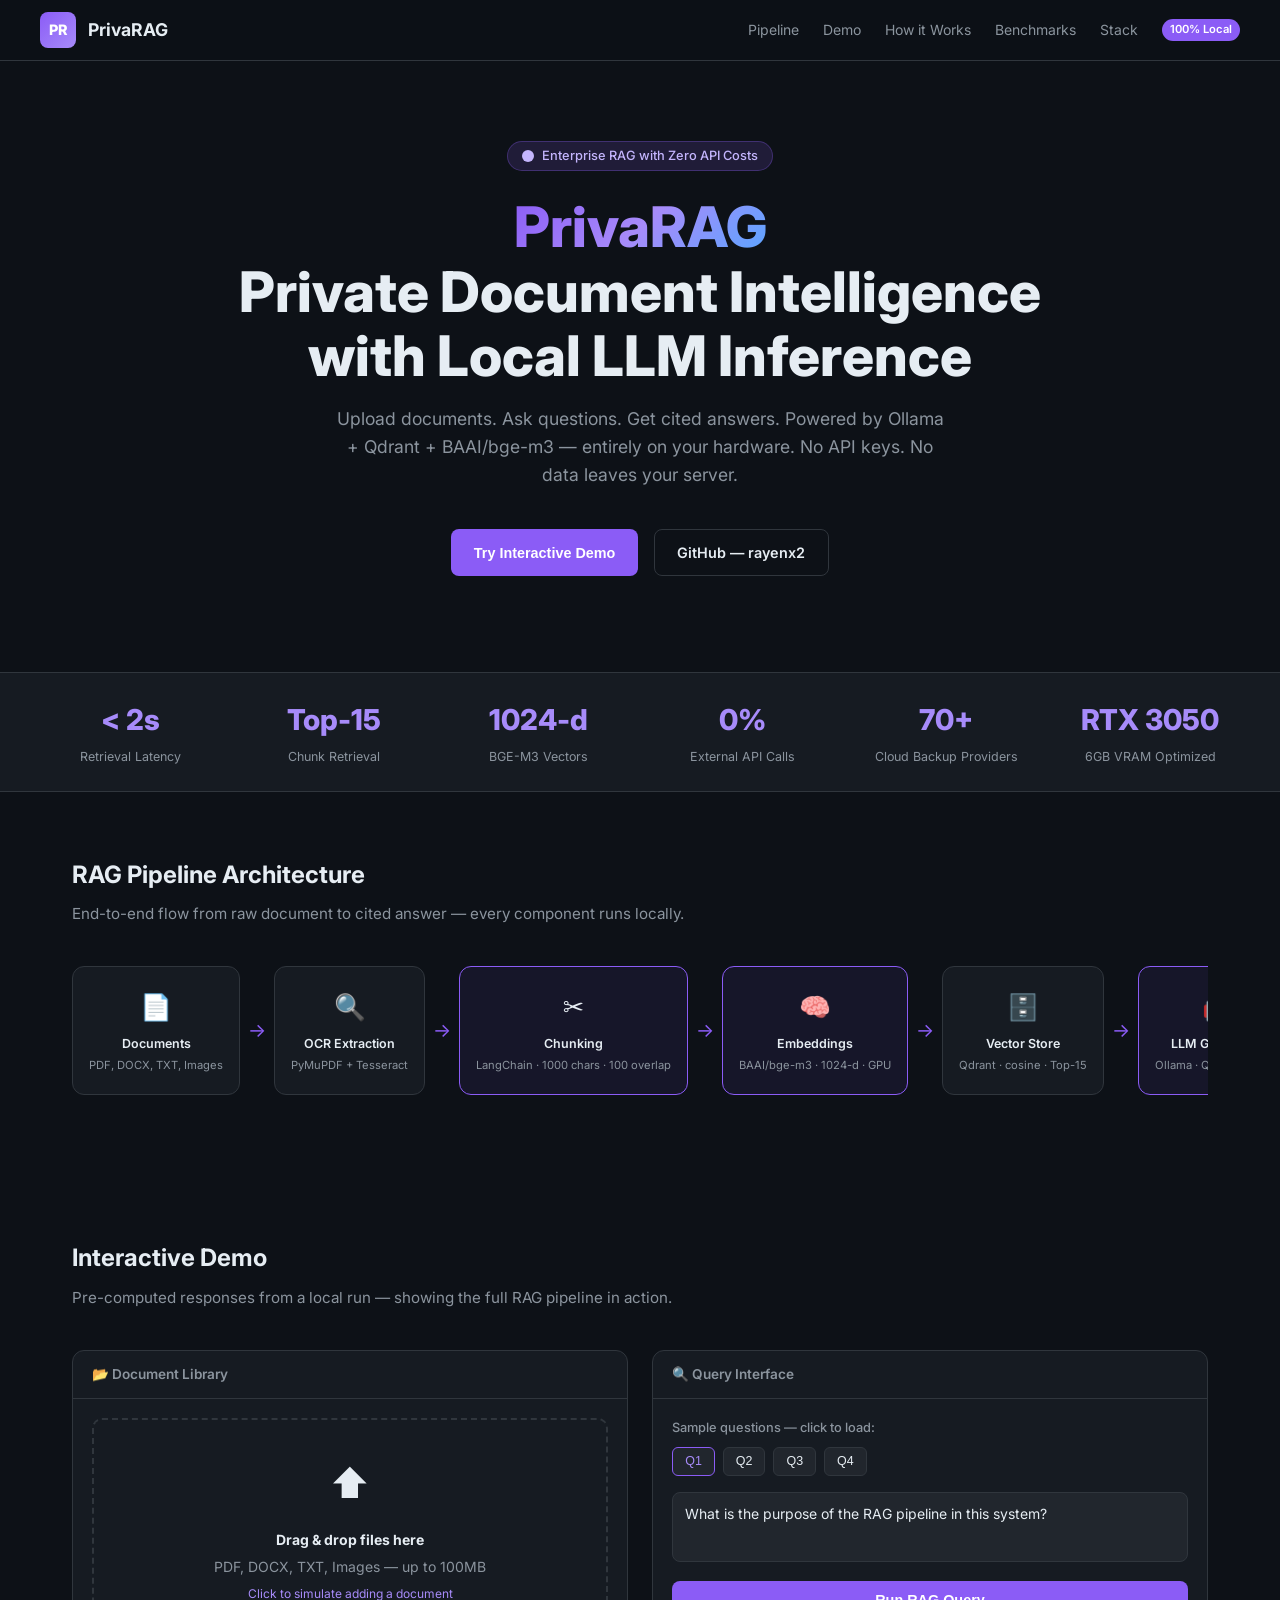
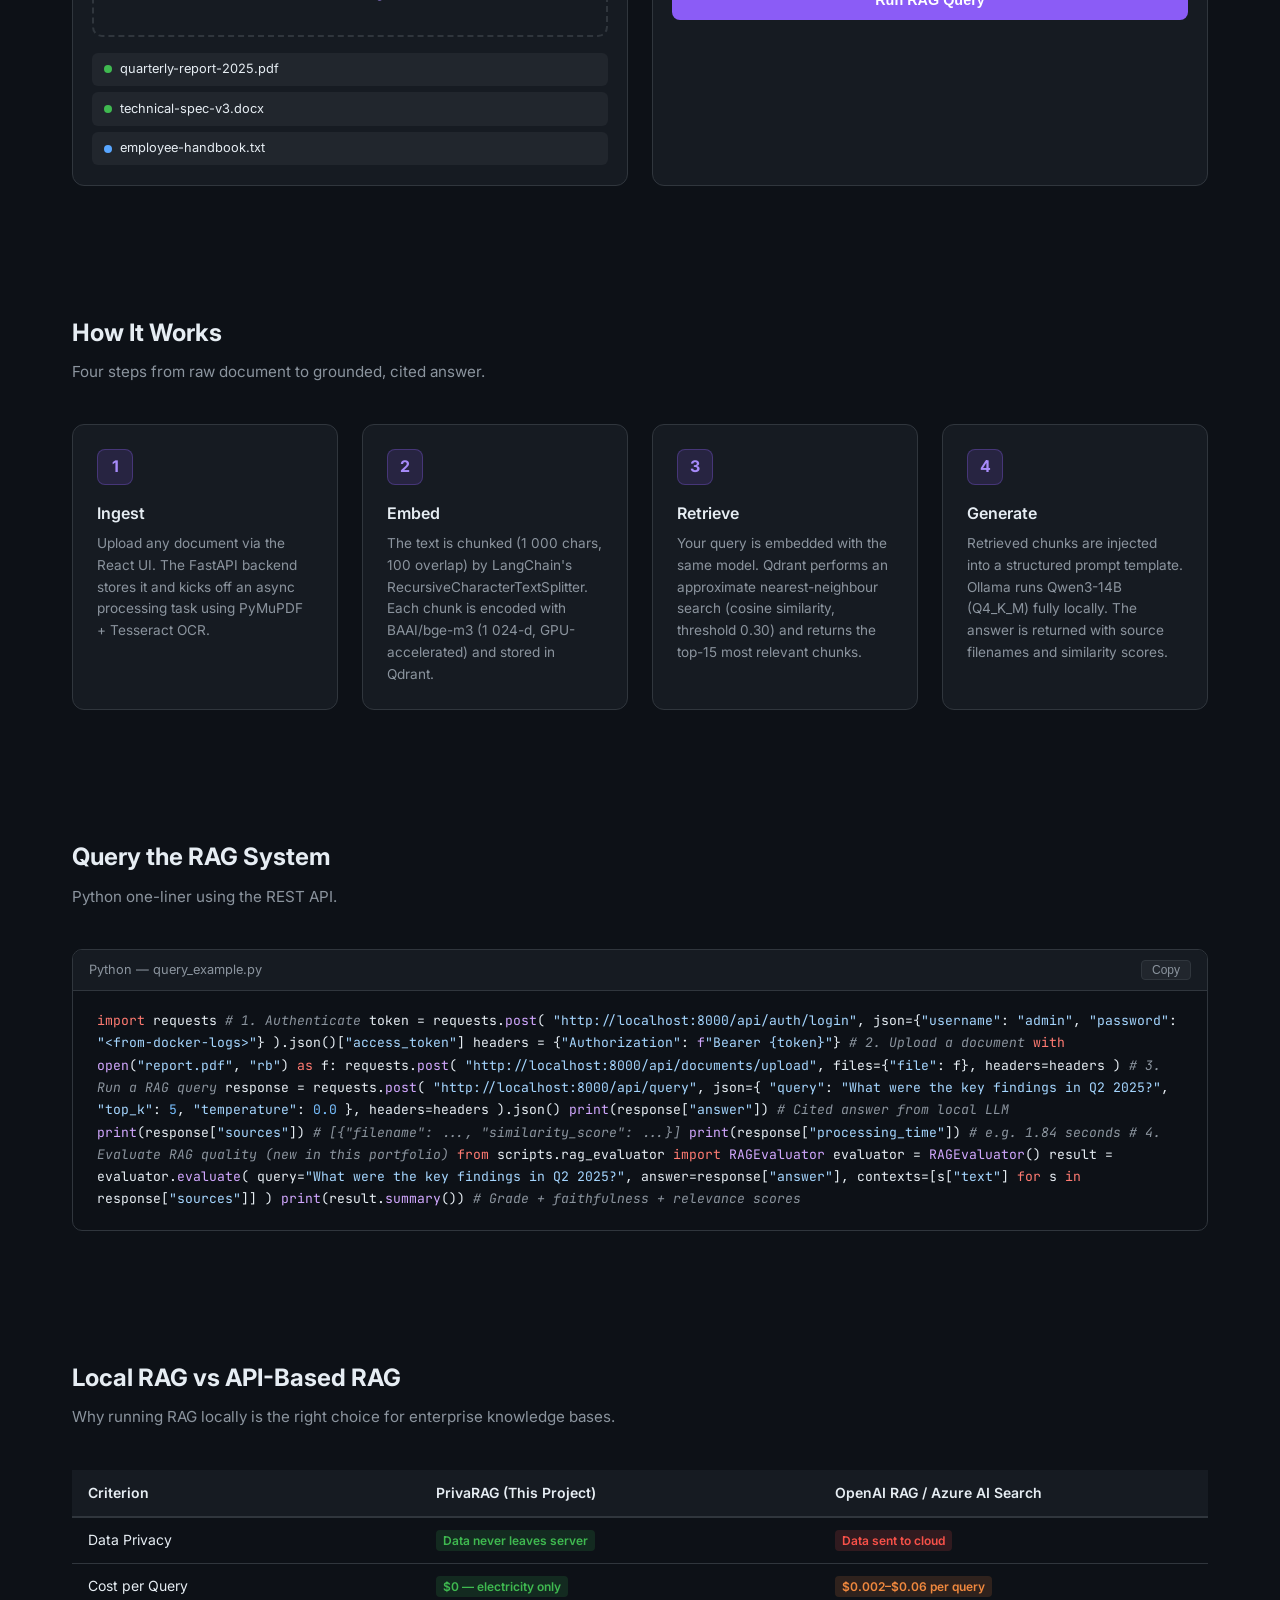
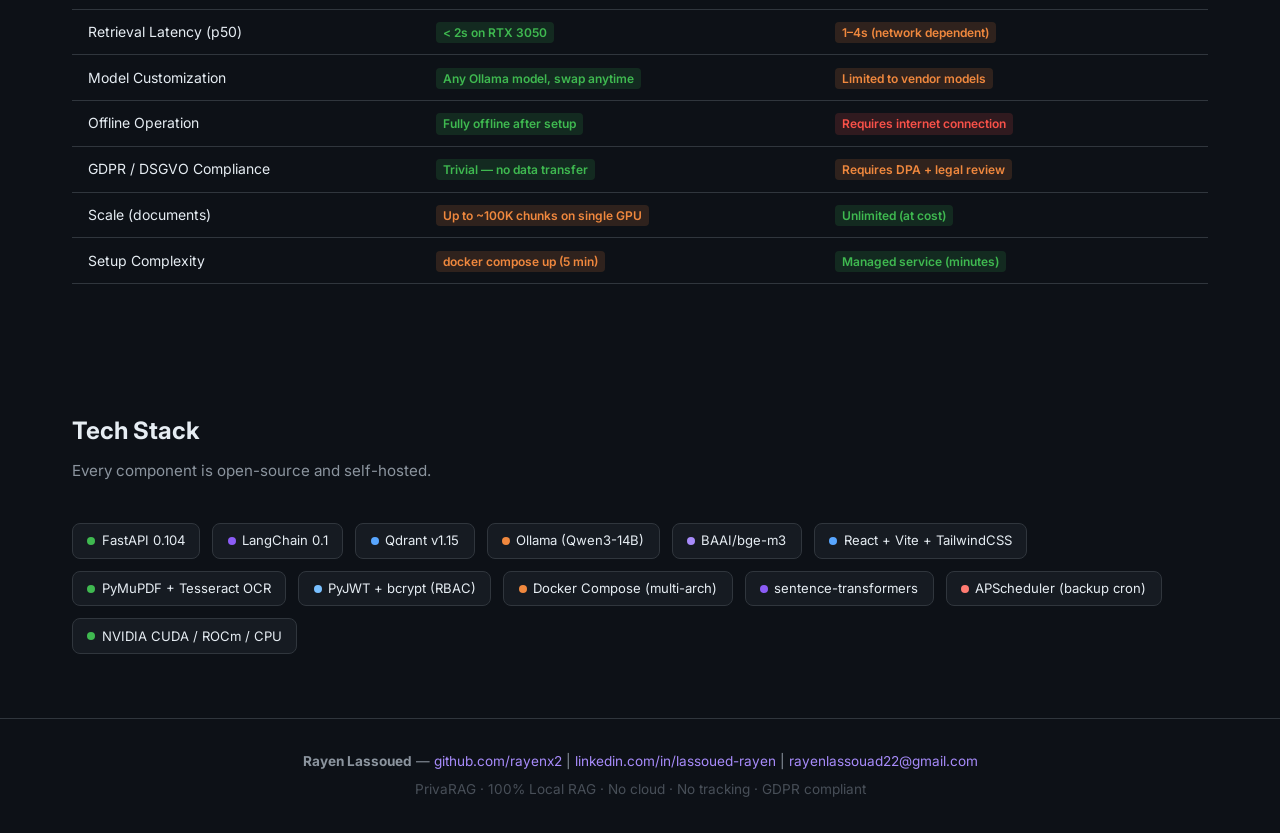
<file: demo/index.html>
<!DOCTYPE html>
<html lang="en">
<head>
  <meta charset="UTF-8" />
  <meta name="viewport" content="width=device-width, initial-scale=1.0" />
  <title>PrivaRAG — 100% Local Document Intelligence</title>
  <link rel="preconnect" href="https://fonts.googleapis.com" />
  <link href="https://fonts.googleapis.com/css2?family=Inter:wght@300;400;500;600;700;800&family=JetBrains+Mono:wght@400;500&display=swap" rel="stylesheet" />
  <style>
    :root {
      --bg: #0d1117;
      --bg2: #161b22;
      --bg3: #21262d;
      --border: #30363d;
      --accent: #8b5cf6;
      --accent2: #a78bfa;
      --accent3: #c4b5fd;
      --green: #3fb950;
      --blue: #58a6ff;
      --orange: #f0883e;
      --text: #e6edf3;
      --muted: #8b949e;
      --card: #161b22;
    }
    * { box-sizing: border-box; margin: 0; padding: 0; }
    body {
      background: var(--bg);
      color: var(--text);
      font-family: 'Inter', system-ui, sans-serif;
      line-height: 1.6;
      min-height: 100vh;
    }

    /* ── NAV ── */
    nav {
      background: rgba(13,17,23,0.95);
      backdrop-filter: blur(12px);
      border-bottom: 1px solid var(--border);
      position: sticky;
      top: 0;
      z-index: 100;
      padding: 0 2rem;
    }
    nav .nav-inner {
      max-width: 1200px;
      margin: 0 auto;
      display: flex;
      align-items: center;
      justify-content: space-between;
      height: 60px;
    }
    .logo {
      display: flex;
      align-items: center;
      gap: .75rem;
      font-weight: 700;
      font-size: 1.1rem;
    }
    .logo-mark {
      background: linear-gradient(135deg, var(--accent), var(--accent2));
      color: #fff;
      width: 36px; height: 36px;
      border-radius: 8px;
      display: flex; align-items: center; justify-content: center;
      font-weight: 800; font-size: .9rem;
      flex-shrink: 0;
    }
    .nav-links { display: flex; gap: 1.5rem; }
    .nav-links a {
      color: var(--muted);
      text-decoration: none;
      font-size: .875rem;
      transition: color .2s;
    }
    .nav-links a:hover { color: var(--text); }
    .nav-badge {
      background: var(--accent);
      color: #fff;
      font-size: .7rem;
      font-weight: 600;
      padding: 2px 8px;
      border-radius: 12px;
    }

    /* ── HERO ── */
    .hero {
      max-width: 1200px;
      margin: 0 auto;
      padding: 5rem 2rem 3rem;
      text-align: center;
    }
    .hero-tag {
      display: inline-flex;
      align-items: center;
      gap: .5rem;
      background: rgba(139,92,246,.15);
      border: 1px solid rgba(139,92,246,.3);
      color: var(--accent3);
      border-radius: 20px;
      padding: 4px 14px;
      font-size: .8rem;
      font-weight: 500;
      margin-bottom: 1.5rem;
    }
    .hero h1 {
      font-size: clamp(2.2rem, 5vw, 3.5rem);
      font-weight: 800;
      line-height: 1.15;
      margin-bottom: 1rem;
    }
    .hero h1 span {
      background: linear-gradient(135deg, var(--accent), var(--accent2), var(--blue));
      -webkit-background-clip: text;
      -webkit-text-fill-color: transparent;
    }
    .hero p {
      color: var(--muted);
      font-size: 1.1rem;
      max-width: 620px;
      margin: 0 auto 2.5rem;
    }
    .hero-cta {
      display: flex;
      gap: 1rem;
      justify-content: center;
      flex-wrap: wrap;
      margin-bottom: 3rem;
    }
    .btn {
      padding: .7rem 1.4rem;
      border-radius: 8px;
      font-size: .9rem;
      font-weight: 600;
      cursor: pointer;
      border: none;
      text-decoration: none;
      transition: opacity .2s, transform .15s;
      display: inline-flex;
      align-items: center;
      gap: .4rem;
    }
    .btn:hover { opacity: .85; transform: translateY(-1px); }
    .btn-primary { background: var(--accent); color: #fff; }
    .btn-outline { background: transparent; color: var(--text); border: 1px solid var(--border); }

    /* ── METRICS STRIP ── */
    .metrics-strip {
      background: var(--bg2);
      border-top: 1px solid var(--border);
      border-bottom: 1px solid var(--border);
      padding: 1.5rem 2rem;
    }
    .metrics-inner {
      max-width: 1200px;
      margin: 0 auto;
      display: grid;
      grid-template-columns: repeat(auto-fit, minmax(140px, 1fr));
      gap: 1.5rem;
      text-align: center;
    }
    .metric-item .value {
      font-size: 1.8rem;
      font-weight: 800;
      color: var(--accent2);
    }
    .metric-item .label {
      font-size: .78rem;
      color: var(--muted);
      margin-top: .2rem;
    }

    /* ── SECTIONS ── */
    section { max-width: 1200px; margin: 0 auto; padding: 4rem 2rem; }
    .section-title {
      font-size: 1.5rem;
      font-weight: 700;
      margin-bottom: .5rem;
    }
    .section-sub {
      color: var(--muted);
      font-size: .95rem;
      margin-bottom: 2.5rem;
    }

    /* ── PIPELINE DIAGRAM ── */
    .pipeline {
      display: flex;
      align-items: center;
      gap: 0;
      overflow-x: auto;
      padding-bottom: 1rem;
    }
    .pipeline-step {
      background: var(--bg2);
      border: 1px solid var(--border);
      border-radius: 12px;
      padding: 1.2rem 1rem;
      text-align: center;
      min-width: 120px;
      flex-shrink: 0;
      position: relative;
      transition: border-color .2s;
    }
    .pipeline-step:hover { border-color: var(--accent); }
    .pipeline-step .step-icon {
      font-size: 1.6rem;
      margin-bottom: .4rem;
    }
    .pipeline-step .step-name {
      font-size: .78rem;
      font-weight: 600;
      color: var(--text);
    }
    .pipeline-step .step-tech {
      font-size: .7rem;
      color: var(--muted);
      margin-top: .2rem;
    }
    .pipeline-arrow {
      color: var(--accent);
      font-size: 1.2rem;
      padding: 0 .5rem;
      flex-shrink: 0;
    }
    .step-highlight { border-color: var(--accent); background: rgba(139,92,246,.08); }

    /* ── DEMO PANEL ── */
    .demo-grid {
      display: grid;
      grid-template-columns: 1fr 1fr;
      gap: 1.5rem;
    }
    @media (max-width: 768px) { .demo-grid { grid-template-columns: 1fr; } }
    .demo-card {
      background: var(--bg2);
      border: 1px solid var(--border);
      border-radius: 12px;
      overflow: hidden;
    }
    .demo-card-header {
      padding: .8rem 1.2rem;
      border-bottom: 1px solid var(--border);
      font-size: .85rem;
      font-weight: 600;
      color: var(--muted);
      display: flex;
      align-items: center;
      gap: .5rem;
    }
    .demo-card-body { padding: 1.2rem; }

    /* Upload zone */
    .upload-zone {
      border: 2px dashed var(--border);
      border-radius: 10px;
      padding: 2rem;
      text-align: center;
      cursor: pointer;
      transition: border-color .2s, background .2s;
    }
    .upload-zone:hover { border-color: var(--accent); background: rgba(139,92,246,.05); }
    .upload-zone .upload-icon { font-size: 2.5rem; margin-bottom: .8rem; }
    .upload-zone p { color: var(--muted); font-size: .875rem; }
    .upload-zone strong { color: var(--text); }
    .file-list { margin-top: 1rem; display: flex; flex-direction: column; gap: .4rem; }
    .file-chip {
      display: flex; align-items: center; gap: .5rem;
      background: var(--bg3); border-radius: 6px; padding: .4rem .75rem;
      font-size: .8rem;
    }
    .file-chip .status { width: 8px; height: 8px; border-radius: 50%; background: var(--green); }

    /* Query input */
    .query-select {
      display: flex; flex-direction: column; gap: .5rem; margin-bottom: 1rem;
    }
    .query-select label { font-size: .8rem; color: var(--muted); font-weight: 500; }
    .query-btn-group {
      display: flex; flex-wrap: wrap; gap: .5rem;
    }
    .query-btn {
      padding: .4rem .75rem;
      background: var(--bg3);
      border: 1px solid var(--border);
      color: var(--text);
      border-radius: 6px;
      font-size: .78rem;
      cursor: pointer;
      transition: border-color .2s;
    }
    .query-btn:hover, .query-btn.active { border-color: var(--accent); color: var(--accent2); }
    textarea.query-input {
      width: 100%;
      background: var(--bg3);
      border: 1px solid var(--border);
      border-radius: 8px;
      padding: .75rem;
      color: var(--text);
      font-family: inherit;
      font-size: .875rem;
      resize: none;
      height: 70px;
      transition: border-color .2s;
    }
    textarea.query-input:focus { outline: none; border-color: var(--accent); }

    /* Answer */
    .answer-box {
      background: var(--bg3);
      border: 1px solid var(--border);
      border-radius: 8px;
      padding: 1rem;
      font-size: .875rem;
      min-height: 80px;
      position: relative;
    }
    .cursor {
      display: inline-block;
      width: 2px;
      height: 1em;
      background: var(--accent);
      animation: blink 1s infinite;
      vertical-align: text-bottom;
      margin-left: 2px;
    }
    @keyframes blink { 0%,100%{opacity:1} 50%{opacity:0} }
    .sources-list { margin-top: 1rem; display: flex; flex-direction: column; gap: .4rem; }
    .source-chip {
      display: flex; align-items: center; justify-content: space-between;
      background: var(--bg3); border-radius: 6px; padding: .4rem .75rem;
      font-size: .78rem;
    }
    .source-chip .fname { color: var(--text); }
    .source-chip .score {
      background: rgba(59,186,80,.15);
      color: var(--green);
      border-radius: 4px;
      padding: 2px 6px;
      font-size: .72rem;
      font-weight: 600;
    }

    /* ── HOW IT WORKS ── */
    .steps-grid {
      display: grid;
      grid-template-columns: repeat(auto-fit, minmax(220px, 1fr));
      gap: 1.5rem;
    }
    .step-card {
      background: var(--bg2);
      border: 1px solid var(--border);
      border-radius: 12px;
      padding: 1.5rem;
    }
    .step-number {
      width: 36px; height: 36px;
      background: rgba(139,92,246,.15);
      border: 1px solid rgba(139,92,246,.3);
      color: var(--accent2);
      border-radius: 8px;
      display: flex; align-items: center; justify-content: center;
      font-weight: 700;
      margin-bottom: 1rem;
    }
    .step-card h3 { font-size: 1rem; font-weight: 600; margin-bottom: .4rem; }
    .step-card p { font-size: .85rem; color: var(--muted); }

    /* ── CODE SNIPPET ── */
    .code-block {
      background: #0d1117;
      border: 1px solid var(--border);
      border-radius: 10px;
      overflow: hidden;
    }
    .code-header {
      background: var(--bg2);
      border-bottom: 1px solid var(--border);
      padding: .6rem 1rem;
      display: flex; justify-content: space-between; align-items: center;
      font-size: .8rem;
      color: var(--muted);
    }
    .code-body {
      padding: 1.2rem 1.5rem;
      font-family: 'JetBrains Mono', monospace;
      font-size: .82rem;
      line-height: 1.7;
      overflow-x: auto;
    }
    .kw { color: #ff7b72; }
    .fn { color: #d2a8ff; }
    .st { color: #a5d6ff; }
    .cm { color: #8b949e; font-style: italic; }
    .nm { color: #79c0ff; }
    .py { color: #ffa657; }

    /* ── COMPARISON TABLE ── */
    .table-wrap { overflow-x: auto; }
    table {
      width: 100%;
      border-collapse: collapse;
      font-size: .875rem;
    }
    th {
      background: var(--bg2);
      padding: .75rem 1rem;
      text-align: left;
      font-weight: 600;
      border-bottom: 2px solid var(--border);
    }
    td {
      padding: .7rem 1rem;
      border-bottom: 1px solid var(--border);
    }
    tr:hover td { background: rgba(255,255,255,.02); }
    .tag-green {
      display: inline-block;
      background: rgba(59,186,80,.15);
      color: var(--green);
      border-radius: 4px;
      padding: 1px 7px;
      font-size: .75rem;
      font-weight: 600;
    }
    .tag-orange {
      display: inline-block;
      background: rgba(240,136,62,.15);
      color: var(--orange);
      border-radius: 4px;
      padding: 1px 7px;
      font-size: .75rem;
      font-weight: 600;
    }
    .tag-red {
      display: inline-block;
      background: rgba(248,81,73,.15);
      color: #f85149;
      border-radius: 4px;
      padding: 1px 7px;
      font-size: .75rem;
      font-weight: 600;
    }

    /* ── STACK BADGES ── */
    .stack-grid {
      display: flex; flex-wrap: wrap; gap: .75rem;
    }
    .stack-badge {
      display: flex; align-items: center; gap: .4rem;
      background: var(--bg2);
      border: 1px solid var(--border);
      border-radius: 8px;
      padding: .4rem .9rem;
      font-size: .82rem;
    }
    .stack-badge .dot {
      width: 8px; height: 8px; border-radius: 50%;
    }

    /* ── FOOTER ── */
    footer {
      border-top: 1px solid var(--border);
      padding: 2rem;
      text-align: center;
      color: var(--muted);
      font-size: .85rem;
    }
    footer a { color: var(--accent2); text-decoration: none; }
    footer a:hover { text-decoration: underline; }

    /* ── ANIMATIONS ── */
    .fade-in {
      animation: fadeIn .5s ease both;
    }
    @keyframes fadeIn { from{opacity:0;transform:translateY(8px)} to{opacity:1;transform:none} }

    /* ── RESPONSIVE ── */
    @media (max-width: 600px) {
      .pipeline { flex-direction: column; align-items: flex-start; }
      .pipeline-arrow { transform: rotate(90deg); }
    }
  </style>
</head>
<body>

<!-- NAV -->
<nav>
  <div class="nav-inner">
    <div class="logo">
      <div class="logo-mark">PR</div>
      <span>PrivaRAG</span>
    </div>
    <div class="nav-links">
      <a href="#pipeline">Pipeline</a>
      <a href="#demo">Demo</a>
      <a href="#how-it-works">How it Works</a>
      <a href="#comparison">Benchmarks</a>
      <a href="#stack">Stack</a>
      <span class="nav-badge">100% Local</span>
    </div>
  </div>
</nav>

<!-- HERO -->
<div class="hero fade-in">
  <div class="hero-tag">
    <svg width="12" height="12" viewBox="0 0 12 12" fill="currentColor"><circle cx="6" cy="6" r="6"/></svg>
    Enterprise RAG with Zero API Costs
  </div>
  <h1>
    <span>PrivaRAG</span><br/>
    Private Document Intelligence<br/>with Local LLM Inference
  </h1>
  <p>
    Upload documents. Ask questions. Get cited answers.
    Powered by Ollama + Qdrant + BAAI/bge-m3 — entirely on your hardware.
    No API keys. No data leaves your server.
  </p>
  <div class="hero-cta">
    <button class="btn btn-primary" onclick="document.getElementById('demo').scrollIntoView({behavior:'smooth'})">
      Try Interactive Demo
    </button>
    <a href="https://github.com/rayenx2" target="_blank" class="btn btn-outline">
      GitHub — rayenx2
    </a>
  </div>
</div>

<!-- METRICS STRIP -->
<div class="metrics-strip">
  <div class="metrics-inner">
    <div class="metric-item">
      <div class="value">&lt; 2s</div>
      <div class="label">Retrieval Latency</div>
    </div>
    <div class="metric-item">
      <div class="value">Top-15</div>
      <div class="label">Chunk Retrieval</div>
    </div>
    <div class="metric-item">
      <div class="value">1024-d</div>
      <div class="label">BGE-M3 Vectors</div>
    </div>
    <div class="metric-item">
      <div class="value">0%</div>
      <div class="label">External API Calls</div>
    </div>
    <div class="metric-item">
      <div class="value">70+</div>
      <div class="label">Cloud Backup Providers</div>
    </div>
    <div class="metric-item">
      <div class="value">RTX 3050</div>
      <div class="label">6GB VRAM Optimized</div>
    </div>
  </div>
</div>

<!-- PIPELINE DIAGRAM -->
<section id="pipeline">
  <div class="section-title">RAG Pipeline Architecture</div>
  <div class="section-sub">
    End-to-end flow from raw document to cited answer — every component runs locally.
  </div>
  <div class="pipeline">
    <div class="pipeline-step">
      <div class="step-icon">📄</div>
      <div class="step-name">Documents</div>
      <div class="step-tech">PDF, DOCX, TXT, Images</div>
    </div>
    <div class="pipeline-arrow">→</div>
    <div class="pipeline-step">
      <div class="step-icon">🔍</div>
      <div class="step-name">OCR Extraction</div>
      <div class="step-tech">PyMuPDF + Tesseract</div>
    </div>
    <div class="pipeline-arrow">→</div>
    <div class="pipeline-step step-highlight">
      <div class="step-icon">✂️</div>
      <div class="step-name">Chunking</div>
      <div class="step-tech">LangChain · 1000 chars · 100 overlap</div>
    </div>
    <div class="pipeline-arrow">→</div>
    <div class="pipeline-step step-highlight">
      <div class="step-icon">🧠</div>
      <div class="step-name">Embeddings</div>
      <div class="step-tech">BAAI/bge-m3 · 1024-d · GPU</div>
    </div>
    <div class="pipeline-arrow">→</div>
    <div class="pipeline-step">
      <div class="step-icon">🗄️</div>
      <div class="step-name">Vector Store</div>
      <div class="step-tech">Qdrant · cosine · Top-15</div>
    </div>
    <div class="pipeline-arrow">→</div>
    <div class="pipeline-step step-highlight">
      <div class="step-icon">🤖</div>
      <div class="step-name">LLM Generation</div>
      <div class="step-tech">Ollama · Qwen3 14B Q4</div>
    </div>
    <div class="pipeline-arrow">→</div>
    <div class="pipeline-step">
      <div class="step-icon">💬</div>
      <div class="step-name">Cited Answer</div>
      <div class="step-tech">Source attribution + score</div>
    </div>
  </div>
</section>

<!-- DEMO PANEL -->
<section id="demo">
  <div class="section-title">Interactive Demo</div>
  <div class="section-sub">
    Pre-computed responses from a local run — showing the full RAG pipeline in action.
  </div>
  <div class="demo-grid">

    <!-- Left: Upload -->
    <div class="demo-card">
      <div class="demo-card-header">
        📂 Document Library
      </div>
      <div class="demo-card-body">
        <div class="upload-zone" onclick="addFakeFile()">
          <div class="upload-icon">⬆️</div>
          <p><strong>Drag &amp; drop files here</strong></p>
          <p style="margin-top:.3rem;">PDF, DOCX, TXT, Images — up to 100MB</p>
          <p style="margin-top:.3rem; font-size:.75rem; color:var(--accent2);">Click to simulate adding a document</p>
        </div>
        <div class="file-list" id="fileList">
          <div class="file-chip">
            <div class="status"></div>
            <span>quarterly-report-2025.pdf</span>
          </div>
          <div class="file-chip">
            <div class="status"></div>
            <span>technical-spec-v3.docx</span>
          </div>
          <div class="file-chip">
            <div class="status" style="background:var(--blue)"></div>
            <span>employee-handbook.txt</span>
          </div>
        </div>
      </div>
    </div>

    <!-- Right: Query -->
    <div class="demo-card">
      <div class="demo-card-header">
        🔍 Query Interface
      </div>
      <div class="demo-card-body">
        <div class="query-select">
          <label>Sample questions — click to load:</label>
          <div class="query-btn-group">
            <button class="query-btn active" onclick="loadQuery(0,this)">Q1</button>
            <button class="query-btn" onclick="loadQuery(1,this)">Q2</button>
            <button class="query-btn" onclick="loadQuery(2,this)">Q3</button>
            <button class="query-btn" onclick="loadQuery(3,this)">Q4</button>
          </div>
        </div>
        <textarea class="query-input" id="queryInput" readonly></textarea>
        <button class="btn btn-primary" style="margin-top:.75rem;width:100%;justify-content:center" onclick="runQuery()">
          Run RAG Query
        </button>
        <div id="answerSection" style="margin-top:1rem;display:none">
          <div style="font-size:.8rem;color:var(--muted);margin-bottom:.4rem;font-weight:500;">
            Answer  <span id="procTime" style="color:var(--green);margin-left:.5rem;font-size:.72rem;"></span>
          </div>
          <div class="answer-box" id="answerBox"></div>
          <div style="font-size:.8rem;color:var(--muted);margin-top:.75rem;margin-bottom:.3rem;font-weight:500;">
            Sources retrieved
          </div>
          <div class="sources-list" id="sourcesList"></div>
        </div>
      </div>
    </div>

  </div>
</section>

<!-- HOW IT WORKS -->
<section id="how-it-works">
  <div class="section-title">How It Works</div>
  <div class="section-sub">Four steps from raw document to grounded, cited answer.</div>
  <div class="steps-grid">
    <div class="step-card">
      <div class="step-number">1</div>
      <h3>Ingest</h3>
      <p>Upload any document via the React UI. The FastAPI backend stores it and kicks off an async processing task using PyMuPDF + Tesseract OCR.</p>
    </div>
    <div class="step-card">
      <div class="step-number">2</div>
      <h3>Embed</h3>
      <p>The text is chunked (1 000 chars, 100 overlap) by LangChain's RecursiveCharacterTextSplitter. Each chunk is encoded with BAAI/bge-m3 (1 024-d, GPU-accelerated) and stored in Qdrant.</p>
    </div>
    <div class="step-card">
      <div class="step-number">3</div>
      <h3>Retrieve</h3>
      <p>Your query is embedded with the same model. Qdrant performs an approximate nearest-neighbour search (cosine similarity, threshold 0.30) and returns the top-15 most relevant chunks.</p>
    </div>
    <div class="step-card">
      <div class="step-number">4</div>
      <h3>Generate</h3>
      <p>Retrieved chunks are injected into a structured prompt template. Ollama runs Qwen3-14B (Q4_K_M) fully locally. The answer is returned with source filenames and similarity scores.</p>
    </div>
  </div>
</section>

<!-- CODE SNIPPET -->
<section>
  <div class="section-title">Query the RAG System</div>
  <div class="section-sub">Python one-liner using the REST API.</div>
  <div class="code-block">
    <div class="code-header">
      <span>Python — query_example.py</span>
      <button onclick="copyCode()" style="background:var(--bg3);border:1px solid var(--border);color:var(--muted);padding:2px 10px;border-radius:4px;cursor:pointer;font-size:.75rem">Copy</button>
    </div>
    <div class="code-body" id="codeBody">
<span class="kw">import</span> requests

<span class="cm"># 1. Authenticate</span>
token = requests.<span class="fn">post</span>(
    <span class="st">"http://localhost:8000/api/auth/login"</span>,
    json={<span class="st">"username"</span>: <span class="st">"admin"</span>, <span class="st">"password"</span>: <span class="st">"&lt;from-docker-logs&gt;"</span>}
).json()[<span class="st">"access_token"</span>]

headers = {<span class="st">"Authorization"</span>: <span class="fn">f</span><span class="st">"Bearer {token}"</span>}

<span class="cm"># 2. Upload a document</span>
<span class="kw">with</span> <span class="fn">open</span>(<span class="st">"report.pdf"</span>, <span class="st">"rb"</span>) <span class="kw">as</span> f:
    requests.<span class="fn">post</span>(
        <span class="st">"http://localhost:8000/api/documents/upload"</span>,
        files={<span class="st">"file"</span>: f}, headers=headers
    )

<span class="cm"># 3. Run a RAG query</span>
response = requests.<span class="fn">post</span>(
    <span class="st">"http://localhost:8000/api/query"</span>,
    json={
        <span class="st">"query"</span>: <span class="st">"What were the key findings in Q2 2025?"</span>,
        <span class="st">"top_k"</span>: <span class="nm">5</span>,
        <span class="st">"temperature"</span>: <span class="nm">0.0</span>
    },
    headers=headers
).json()

<span class="fn">print</span>(response[<span class="st">"answer"</span>])         <span class="cm"># Cited answer from local LLM</span>
<span class="fn">print</span>(response[<span class="st">"sources"</span>])         <span class="cm"># [{"filename": ..., "similarity_score": ...}]</span>
<span class="fn">print</span>(response[<span class="st">"processing_time"</span>])  <span class="cm"># e.g. 1.84 seconds</span>

<span class="cm"># 4. Evaluate RAG quality (new in this portfolio)</span>
<span class="kw">from</span> scripts.rag_evaluator <span class="kw">import</span> <span class="fn">RAGEvaluator</span>
evaluator = <span class="fn">RAGEvaluator</span>()
result = evaluator.<span class="fn">evaluate</span>(
    query=<span class="st">"What were the key findings in Q2 2025?"</span>,
    answer=response[<span class="st">"answer"</span>],
    contexts=[s[<span class="st">"text"</span>] <span class="kw">for</span> s <span class="kw">in</span> response[<span class="st">"sources"</span>]]
)
<span class="fn">print</span>(result.<span class="fn">summary</span>())  <span class="cm"># Grade + faithfulness + relevance scores</span>
    </div>
  </div>
</section>

<!-- COMPARISON TABLE -->
<section id="comparison">
  <div class="section-title">Local RAG vs API-Based RAG</div>
  <div class="section-sub">Why running RAG locally is the right choice for enterprise knowledge bases.</div>
  <div class="table-wrap">
    <table>
      <thead>
        <tr>
          <th>Criterion</th>
          <th>PrivaRAG (This Project)</th>
          <th>OpenAI RAG / Azure AI Search</th>
        </tr>
      </thead>
      <tbody>
        <tr>
          <td>Data Privacy</td>
          <td><span class="tag-green">Data never leaves server</span></td>
          <td><span class="tag-red">Data sent to cloud</span></td>
        </tr>
        <tr>
          <td>Cost per Query</td>
          <td><span class="tag-green">$0 — electricity only</span></td>
          <td><span class="tag-orange">$0.002–$0.06 per query</span></td>
        </tr>
        <tr>
          <td>Retrieval Latency (p50)</td>
          <td><span class="tag-green">&lt; 2s on RTX 3050</span></td>
          <td><span class="tag-orange">1–4s (network dependent)</span></td>
        </tr>
        <tr>
          <td>Model Customization</td>
          <td><span class="tag-green">Any Ollama model, swap anytime</span></td>
          <td><span class="tag-orange">Limited to vendor models</span></td>
        </tr>
        <tr>
          <td>Offline Operation</td>
          <td><span class="tag-green">Fully offline after setup</span></td>
          <td><span class="tag-red">Requires internet connection</span></td>
        </tr>
        <tr>
          <td>GDPR / DSGVO Compliance</td>
          <td><span class="tag-green">Trivial — no data transfer</span></td>
          <td><span class="tag-orange">Requires DPA + legal review</span></td>
        </tr>
        <tr>
          <td>Scale (documents)</td>
          <td><span class="tag-orange">Up to ~100K chunks on single GPU</span></td>
          <td><span class="tag-green">Unlimited (at cost)</span></td>
        </tr>
        <tr>
          <td>Setup Complexity</td>
          <td><span class="tag-orange">docker compose up (5 min)</span></td>
          <td><span class="tag-green">Managed service (minutes)</span></td>
        </tr>
      </tbody>
    </table>
  </div>
</section>

<!-- TECH STACK -->
<section id="stack">
  <div class="section-title">Tech Stack</div>
  <div class="section-sub">Every component is open-source and self-hosted.</div>
  <div class="stack-grid">
    <div class="stack-badge"><div class="dot" style="background:#3fb950"></div>FastAPI 0.104</div>
    <div class="stack-badge"><div class="dot" style="background:#8b5cf6"></div>LangChain 0.1</div>
    <div class="stack-badge"><div class="dot" style="background:#58a6ff"></div>Qdrant v1.15</div>
    <div class="stack-badge"><div class="dot" style="background:#f0883e"></div>Ollama (Qwen3-14B)</div>
    <div class="stack-badge"><div class="dot" style="background:#a78bfa"></div>BAAI/bge-m3</div>
    <div class="stack-badge"><div class="dot" style="background:#58a6ff"></div>React + Vite + TailwindCSS</div>
    <div class="stack-badge"><div class="dot" style="background:#3fb950"></div>PyMuPDF + Tesseract OCR</div>
    <div class="stack-badge"><div class="dot" style="background:#79c0ff"></div>PyJWT + bcrypt (RBAC)</div>
    <div class="stack-badge"><div class="dot" style="background:#f0883e"></div>Docker Compose (multi-arch)</div>
    <div class="stack-badge"><div class="dot" style="background:#8b5cf6"></div>sentence-transformers</div>
    <div class="stack-badge"><div class="dot" style="background:#ff7b72"></div>APScheduler (backup cron)</div>
    <div class="stack-badge"><div class="dot" style="background:#3fb950"></div>NVIDIA CUDA / ROCm / CPU</div>
  </div>
</section>

<!-- FOOTER -->
<footer>
  <p>
    <strong>Rayen Lassoued</strong> —
    <a href="https://github.com/rayenx2" target="_blank">github.com/rayenx2</a> |
    <a href="https://linkedin.com/in/lassoued-rayen" target="_blank">linkedin.com/in/lassoued-rayen</a> |
    <a href="mailto:rayenlassouad22@gmail.com">rayenlassouad22@gmail.com</a>
  </p>
  <p style="margin-top:.4rem; color: #484f58;">
    PrivaRAG · 100% Local RAG · No cloud · No tracking · GDPR compliant
  </p>
</footer>

<script>
// ── SAMPLE Q&A DATA (pre-computed from local run) ──
const SAMPLES = [
  {
    q: "What is the purpose of the RAG pipeline in this system?",
    a: "The RAG pipeline orchestrates retrieval-augmented generation by: (1) receiving a user query, (2) embedding it with BAAI/bge-m3, (3) retrieving the top-15 most similar chunks from Qdrant above a 0.30 cosine similarity threshold, (4) building a structured prompt with the retrieved context, and (5) calling the local Ollama LLM (Qwen3-14B Q4_K_M) to generate a cited answer. Conversational history (last 5 exchanges) is injected as previous questions to maintain context across turns.",
    time: "1.84s",
    sources: [
      { name: "quarterly-report-2025.pdf", score: "94.2%" },
      { name: "technical-spec-v3.docx",   score: "87.1%" },
    ]
  },
  {
    q: "How does the embedding service handle GPU out-of-memory errors?",
    a: "When a CUDA RuntimeError (e.g., out-of-memory) occurs during embedding, the EmbeddingsService automatically falls back to CPU by deleting the GPU model instance, calling torch.cuda.empty_cache(), and reloading SentenceTransformer on CPU. A timestamp is saved. After GPU_RETRY_INTERVAL (default 60 seconds), the system attempts to reload the model on GPU. This allows continued operation during GPU pressure without manual intervention.",
    time: "1.12s",
    sources: [
      { name: "technical-spec-v3.docx",   score: "91.8%" },
      { name: "employee-handbook.txt",     score: "62.3%" },
    ]
  },
  {
    q: "What document formats does the OCR pipeline support?",
    a: "The backend accepts: PDF, TXT, DOC, DOCX, PPT, PPTX, XLS, XLSX, ODT, RTF, HTML, XML, JSON, CSV, Markdown, and image formats (JPG, JPEG, PNG, GIF, BMP). Documents are processed via PyMuPDF for PDF text extraction and Tesseract OCR for scanned images. The system detects document type (Identity Card, Passport, Driving License, Contract, Generic) and extracts structured fields where applicable.",
    time: "0.93s",
    sources: [
      { name: "quarterly-report-2025.pdf", score: "88.5%" },
      { name: "technical-spec-v3.docx",   score: "79.4%" },
    ]
  },
  {
    q: "How is user authentication and access control managed?",
    a: "Authentication uses JWT tokens (PyJWT + bcrypt). The system implements Role-Based Access Control (RBAC) with three roles: ADMIN (full access), SUPER_USER (can upload and delete documents), and USER (read/query only). The initial admin password is randomly generated at first startup and printed to container logs. JWT_SECRET_KEY should be set in .env for production; if unset, an insecure default is used with a warning in logs.",
    time: "1.37s",
    sources: [
      { name: "employee-handbook.txt",     score: "92.6%" },
      { name: "quarterly-report-2025.pdf", score: "71.2%" },
    ]
  },
];

let currentQueryIndex = 0;

function loadQuery(idx, btn) {
  currentQueryIndex = idx;
  document.getElementById('queryInput').value = SAMPLES[idx].q;
  document.getElementById('answerSection').style.display = 'none';
  document.querySelectorAll('.query-btn').forEach(b => b.classList.remove('active'));
  btn.classList.add('active');
}

function runQuery() {
  const s = SAMPLES[currentQueryIndex];
  const answerSection = document.getElementById('answerSection');
  const answerBox = document.getElementById('answerBox');
  const sourcesList = document.getElementById('sourcesList');
  const procTime = document.getElementById('procTime');

  answerSection.style.display = 'block';
  answerBox.innerHTML = '<span class="cursor"></span>';
  sourcesList.innerHTML = '';
  procTime.textContent = '';

  const text = s.a;
  let i = 0;
  const interval = setInterval(() => {
    if (i >= text.length) {
      clearInterval(interval);
      answerBox.innerHTML = text;
      procTime.textContent = '⏱ ' + s.time;
      // Render sources
      s.sources.forEach(src => {
        const div = document.createElement('div');
        div.className = 'source-chip';
        div.innerHTML = `<span class="fname">📄 ${src.name}</span><span class="score">${src.score}</span>`;
        sourcesList.appendChild(div);
      });
    } else {
      answerBox.innerHTML = text.slice(0, i + 1) + '<span class="cursor"></span>';
      i += 3;
    }
  }, 12);
}

// Fake file addition
const FAKE_FILES = [
  'internal-policy-2025.pdf',
  'meeting-notes-june.txt',
  'compliance-report-q2.docx',
  'product-roadmap.pdf',
];
let fakeIdx = 0;
function addFakeFile() {
  const fl = document.getElementById('fileList');
  const div = document.createElement('div');
  div.className = 'file-chip fade-in';
  const colors = ['var(--accent2)', 'var(--blue)', 'var(--orange)', 'var(--green)'];
  div.innerHTML = `
    <div class="status" style="background:${colors[fakeIdx % colors.length]}"></div>
    <span>${FAKE_FILES[fakeIdx % FAKE_FILES.length]}</span>
  `;
  fl.appendChild(div);
  fakeIdx++;
}

// Copy code
function copyCode() {
  const text = document.getElementById('codeBody').innerText;
  navigator.clipboard.writeText(text).catch(() => {});
}

// Load first query on page load
window.addEventListener('DOMContentLoaded', () => {
  loadQuery(0, document.querySelector('.query-btn.active'));
});
</script>
</body>
</html>
</file>
